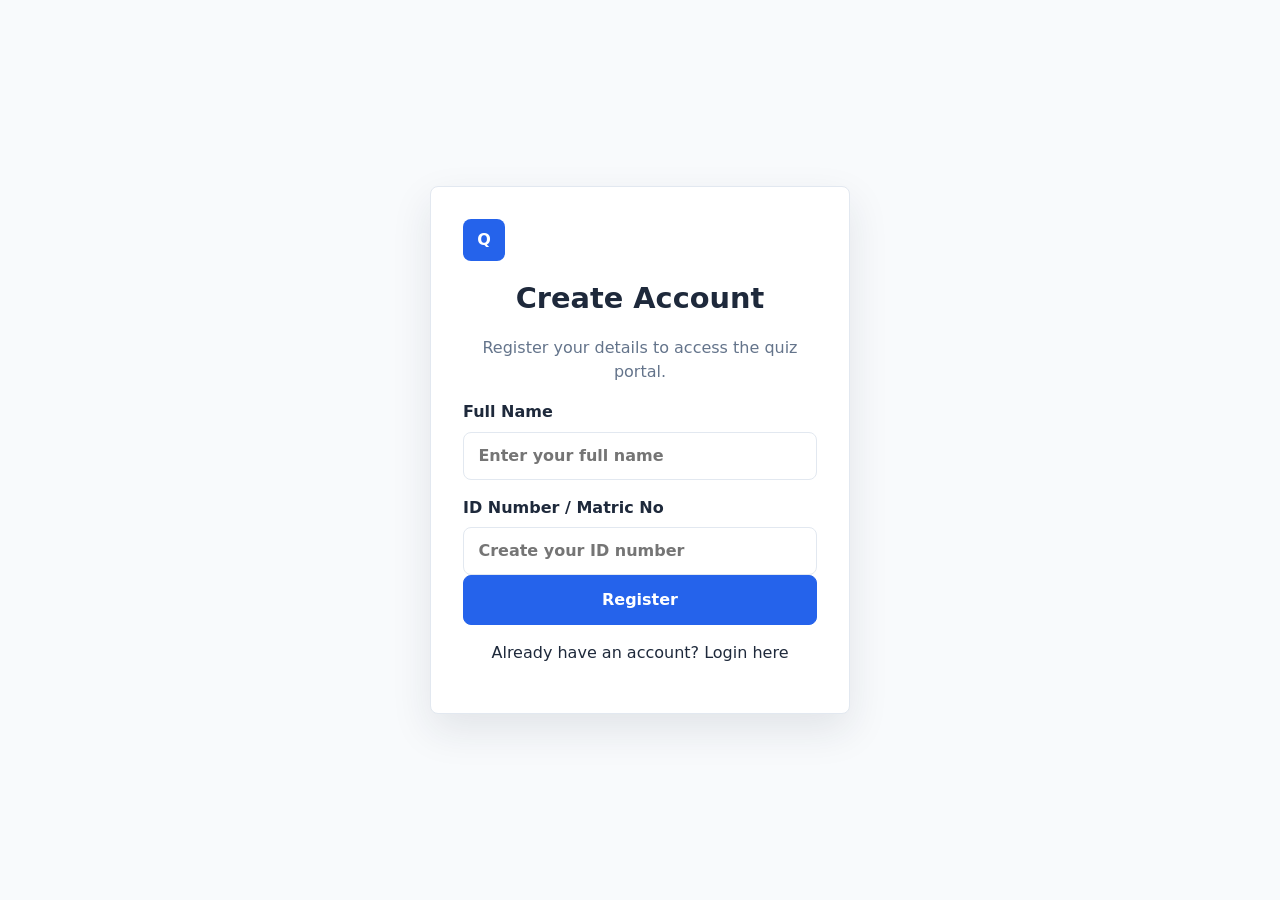
<file: index.html>
<!DOCTYPE html>
<html lang="en">
<head>
  <meta charset="UTF-8">
  <meta name="viewport" content="width=device-width, initial-scale=1.0">
  <title>QuizMaster Pro | Sign Up</title>
  <link rel="stylesheet" href="styles.css">
  <style>
/* =========================================================================
   --- PREMIUM GLASSMORPHISM MODAL DESIGN SYSTEMS ---
   ========================================================================= */
.custom-popup-overlay {
    position: fixed;
    top: 0;
    left: 0;
    width: 100vw;
    height: 100vh;
    background: rgba(15, 23, 42, 0.6); /* Modern deep slate backdrop */
    backdrop-filter: blur(8px); /* Blur behind the popup */
    -webkit-backdrop-filter: blur(8px);
    display: flex;
    justify-content: center;
    align-items: center;
    z-index: 999999; /* Force it to stay on top of everything */
    opacity: 0;
    transition: opacity 0.3s ease;
    pointer-events: none; /* Block clicks when hidden */
}

/* When the JavaScript adds the .active class, smoothly fade it in */
.custom-popup-overlay.active {
    opacity: 1;
    pointer-events: auto;
}

.custom-popup-box {
    background: rgba(255, 255, 255, 0.85); /* Clean light theme glass base to match your inputs */
    border: 1px solid rgba(255, 255, 255, 0.4);
    backdrop-filter: blur(16px);
    -webkit-backdrop-filter: blur(16px);
    box-shadow: 0 20px 40px rgba(0, 0, 0, 0.12), 0 0 0 1px rgba(0, 0, 0, 0.04);
    padding: 2.2rem 2rem;
    border-radius: 16px;
    max-width: 400px;
    width: 85%;
    text-align: center;
    
    /* Animation start point: Shrunk down and pushed slightly up */
    transform: scale(0.85) translateY(-20px);
    transition: transform 0.4s cubic-bezier(0.34, 1.56, 0.64, 1); /* Sharp bounciness */
}

/* When active, pop out with a crisp bounce transition */
.custom-popup-overlay.active .custom-popup-box {
    transform: scale(1) translateY(0);
}

.custom-popup-title {
    font-size: 1.35rem;
    font-weight: 700;
    color: #1e293b; /* Sleek dark text */
    margin-bottom: 0.6rem;
}

.custom-popup-msg {
    font-size: 0.95rem;
    color: #475569; /* Slate grey body */
    margin-bottom: 1.6rem;
    line-height: 1.5;
}

.custom-popup-btn {
    background: #2563eb; /* Clean blue accent to match your "Register" button */
    color: #ffffff;
    font-weight: 600;
    padding: 0.7rem 2rem;
    border: none;
    border-radius: 8px;
    cursor: pointer;
    font-size: 0.95rem;
    transition: all 0.2s ease;
    box-shadow: 0 4px 12px rgba(37, 99, 235, 0.2);
}

.custom-popup-btn:hover {
    background: #1d4ed8;
    transform: translateY(-1px);
    box-shadow: 0 6px 16px rgba(37, 99, 235, 0.35);
}

.custom-popup-btn:active {
    transform: translateY(0);
}
</style>
</head>
<body>
  <main class="login-page">
    <section class="card login-card">
      <div class="center">
        <span class="logo-mark">Q</span>
        <h2>Create Account</h2>
        <p>Register your details to access the quiz portal.</p>
      </div>

      <form id="signup-form">
        <label class="field">
          <span>Full Name</span>
          <input type="text" id="signup-name" placeholder="Enter your full name" required>
        </label>

        <label class="field">
          <span>ID Number / Matric No</span>
          <input type="text" id="signup-id" placeholder="Create your ID number" required>
        </label>

        <button type="submit" class="button primary full">Register</button>
        <p class="center" style="margin-top: 1rem;">
          Already have an account? <a href="login.html">Login here</a>
        </p>
      </form>
    </section>
  </main>
  <script src="index.js"></script>
</body>
</html>
</file>
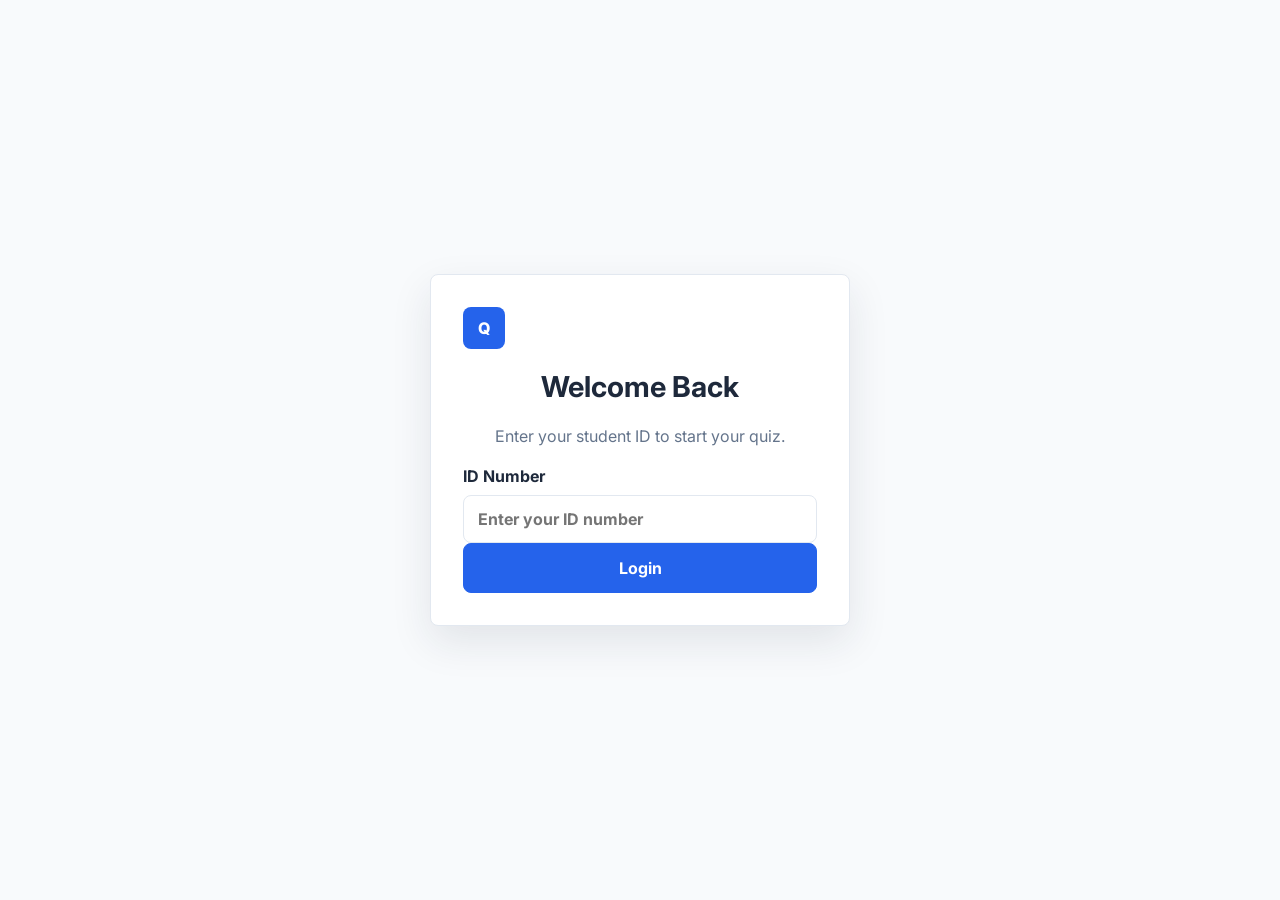
<file: index (1).html>
<!DOCTYPE html>
<html lang="en">
<head>
  <meta charset="UTF-8">
  <meta name="viewport" content="width=device-width, initial-scale=1.0">
  <title>QuizMaster Pro | Login</title>
  <link rel="preconnect" href="https://fonts.googleapis.com">
  <link rel="preconnect" href="https://fonts.gstatic.com" crossorigin>
  <link href="https://fonts.googleapis.com/css2?family=Inter:wght@400;500;600;700;800&display=swap" rel="stylesheet">
  <link rel="stylesheet" href="styles.css">
  <style>
/* =========================================================================
   --- PREMIUM GLASSMORPHISM MODAL DESIGN SYSTEMS ---
   ========================================================================= */
.custom-popup-overlay {
    position: fixed;
    top: 0;
    left: 0;
    width: 100vw;
    height: 100vh;
    background: rgba(15, 23, 42, 0.6); /* Modern deep slate backdrop */
    backdrop-filter: blur(8px); /* Blur behind the popup */
    -webkit-backdrop-filter: blur(8px);
    display: flex;
    justify-content: center;
    align-items: center;
    z-index: 999999; /* Force it to stay on top of everything */
    opacity: 0;
    transition: opacity 0.3s ease;
    pointer-events: none; /* Block clicks when hidden */
}

/* When the JavaScript adds the .active class, smoothly fade it in */
.custom-popup-overlay.active {
    opacity: 1;
    pointer-events: auto;
}

.custom-popup-box {
    background: rgba(255, 255, 255, 0.85); /* Clean light theme glass base to match your inputs */
    border: 1px solid rgba(255, 255, 255, 0.4);
    backdrop-filter: blur(16px);
    -webkit-backdrop-filter: blur(16px);
    box-shadow: 0 20px 40px rgba(0, 0, 0, 0.12), 0 0 0 1px rgba(0, 0, 0, 0.04);
    padding: 2.2rem 2rem;
    border-radius: 16px;
    max-width: 400px;
    width: 85%;
    text-align: center;
    
    /* Animation start point: Shrunk down and pushed slightly up */
    transform: scale(0.85) translateY(-20px);
    transition: transform 0.4s cubic-bezier(0.34, 1.56, 0.64, 1); /* Sharp bounciness */
}

/* When active, pop out with a crisp bounce transition */
.custom-popup-overlay.active .custom-popup-box {
    transform: scale(1) translateY(0);
}

.custom-popup-title {
    font-size: 1.35rem;
    font-weight: 700;
    color: #1e293b; /* Sleek dark text */
    margin-bottom: 0.6rem;
}

.custom-popup-msg {
    font-size: 0.95rem;
    color: #475569; /* Slate grey body */
    margin-bottom: 1.6rem;
    line-height: 1.5;
}

.custom-popup-btn {
    background: #2563eb; /* Clean blue accent to match your "Register" button */
    color: #ffffff;
    font-weight: 600;
    padding: 0.7rem 2rem;
    border: none;
    border-radius: 8px;
    cursor: pointer;
    font-size: 0.95rem;
    transition: all 0.2s ease;
    box-shadow: 0 4px 12px rgba(37, 99, 235, 0.2);
}

.custom-popup-btn:hover {
    background: #1d4ed8;
    transform: translateY(-1px);
    box-shadow: 0 6px 16px rgba(37, 99, 235, 0.35);
}

.custom-popup-btn:active {
    transform: translateY(0);
}
</style>
</head>
<body>
  <main class="login-page">
    <section class="card login-card" aria-labelledby="login-title">
      <div class="center">
        <span class="logo-mark">Q</span>
        <h2 id="login-title">Welcome Back</h2>
        <p>Enter your student ID to start your quiz.</p>
      </div>

      <form id="login-form">
  <label class="field">
    <span>ID Number</span>
    <input type="text" id="student-id" placeholder="Enter your ID number" required>
  </label>

  <button type="submit" class="button primary full">Login</button>
</form>
    </section>
  </main>
  <script src="index.js"></script>
</body>
</html>
</file>
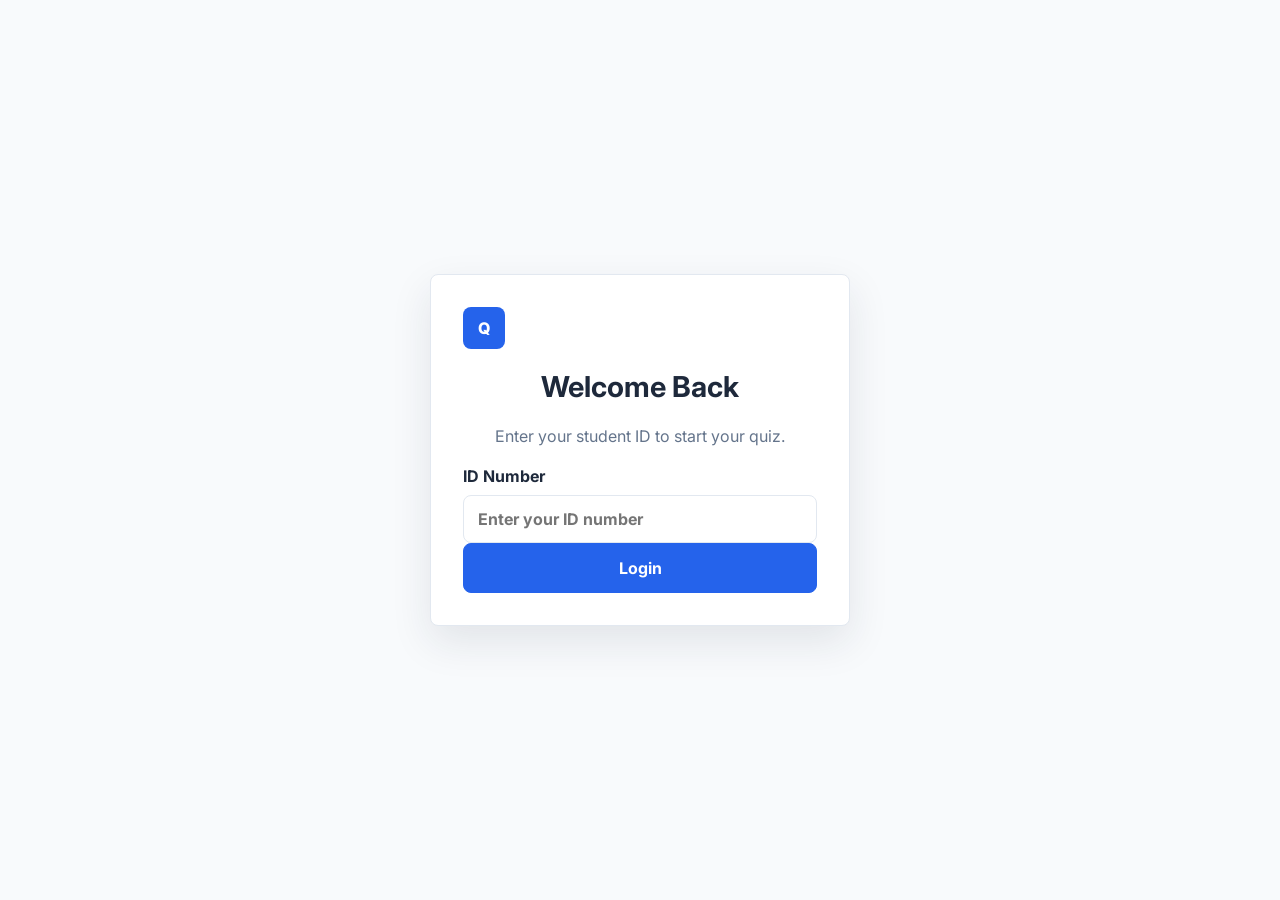
<file: login.html>
<!DOCTYPE html>
<html lang="en">
<head>
  <meta charset="UTF-8">
  <meta name="viewport" content="width=device-width, initial-scale=1.0">
  <title>QuizMaster Pro | Login</title>
  <link rel="preconnect" href="https://fonts.googleapis.com">
  <link rel="preconnect" href="https://fonts.gstatic.com" crossorigin>
  <link href="https://fonts.googleapis.com/css2?family=Inter:wght@400;500;600;700;800&display=swap" rel="stylesheet">
  <link rel="stylesheet" href="styles.css">
  <style>
/* =========================================================================
   --- PREMIUM GLASSMORPHISM MODAL DESIGN SYSTEMS ---
   ========================================================================= */
.custom-popup-overlay {
    position: fixed;
    top: 0;
    left: 0;
    width: 100vw;
    height: 100vh;
    background: rgba(15, 23, 42, 0.6); /* Modern deep slate backdrop */
    backdrop-filter: blur(8px); /* Blur behind the popup */
    -webkit-backdrop-filter: blur(8px);
    display: flex;
    justify-content: center;
    align-items: center;
    z-index: 999999; /* Force it to stay on top of everything */
    opacity: 0;
    transition: opacity 0.3s ease;
    pointer-events: none; /* Block clicks when hidden */
}

/* When the JavaScript adds the .active class, smoothly fade it in */
.custom-popup-overlay.active {
    opacity: 1;
    pointer-events: auto;
}

.custom-popup-box {
    background: rgba(255, 255, 255, 0.85); /* Clean light theme glass base to match your inputs */
    border: 1px solid rgba(255, 255, 255, 0.4);
    backdrop-filter: blur(16px);
    -webkit-backdrop-filter: blur(16px);
    box-shadow: 0 20px 40px rgba(0, 0, 0, 0.12), 0 0 0 1px rgba(0, 0, 0, 0.04);
    padding: 2.2rem 2rem;
    border-radius: 16px;
    max-width: 400px;
    width: 85%;
    text-align: center;
    
    /* Animation start point: Shrunk down and pushed slightly up */
    transform: scale(0.85) translateY(-20px);
    transition: transform 0.4s cubic-bezier(0.34, 1.56, 0.64, 1); /* Sharp bounciness */
}

/* When active, pop out with a crisp bounce transition */
.custom-popup-overlay.active .custom-popup-box {
    transform: scale(1) translateY(0);
}

.custom-popup-title {
    font-size: 1.35rem;
    font-weight: 700;
    color: #1e293b; /* Sleek dark text */
    margin-bottom: 0.6rem;
}

.custom-popup-msg {
    font-size: 0.95rem;
    color: #475569; /* Slate grey body */
    margin-bottom: 1.6rem;
    line-height: 1.5;
}

.custom-popup-btn {
    background: #2563eb; /* Clean blue accent to match your "Register" button */
    color: #ffffff;
    font-weight: 600;
    padding: 0.7rem 2rem;
    border: none;
    border-radius: 8px;
    cursor: pointer;
    font-size: 0.95rem;
    transition: all 0.2s ease;
    box-shadow: 0 4px 12px rgba(37, 99, 235, 0.2);
}

.custom-popup-btn:hover {
    background: #1d4ed8;
    transform: translateY(-1px);
    box-shadow: 0 6px 16px rgba(37, 99, 235, 0.35);
}

.custom-popup-btn:active {
    transform: translateY(0);
}
</style>
</head>
<body>
  <main class="login-page">
    <section class="card login-card" aria-labelledby="login-title">
      <div class="center">
        <span class="logo-mark">Q</span>
        <h2 id="login-title">Welcome Back</h2>
        <p>Enter your student ID to start your quiz.</p>
      </div>

      <form id="login-form">
  <label class="field">
    <span>ID Number</span>
    <input type="text" id="student-id" placeholder="Enter your ID number" required>
  </label>

  <button type="submit" class="button primary full">Login</button>
</form>
    </section>
  </main>
  <script src="login.js"></script>
</body>
</html>
</file>
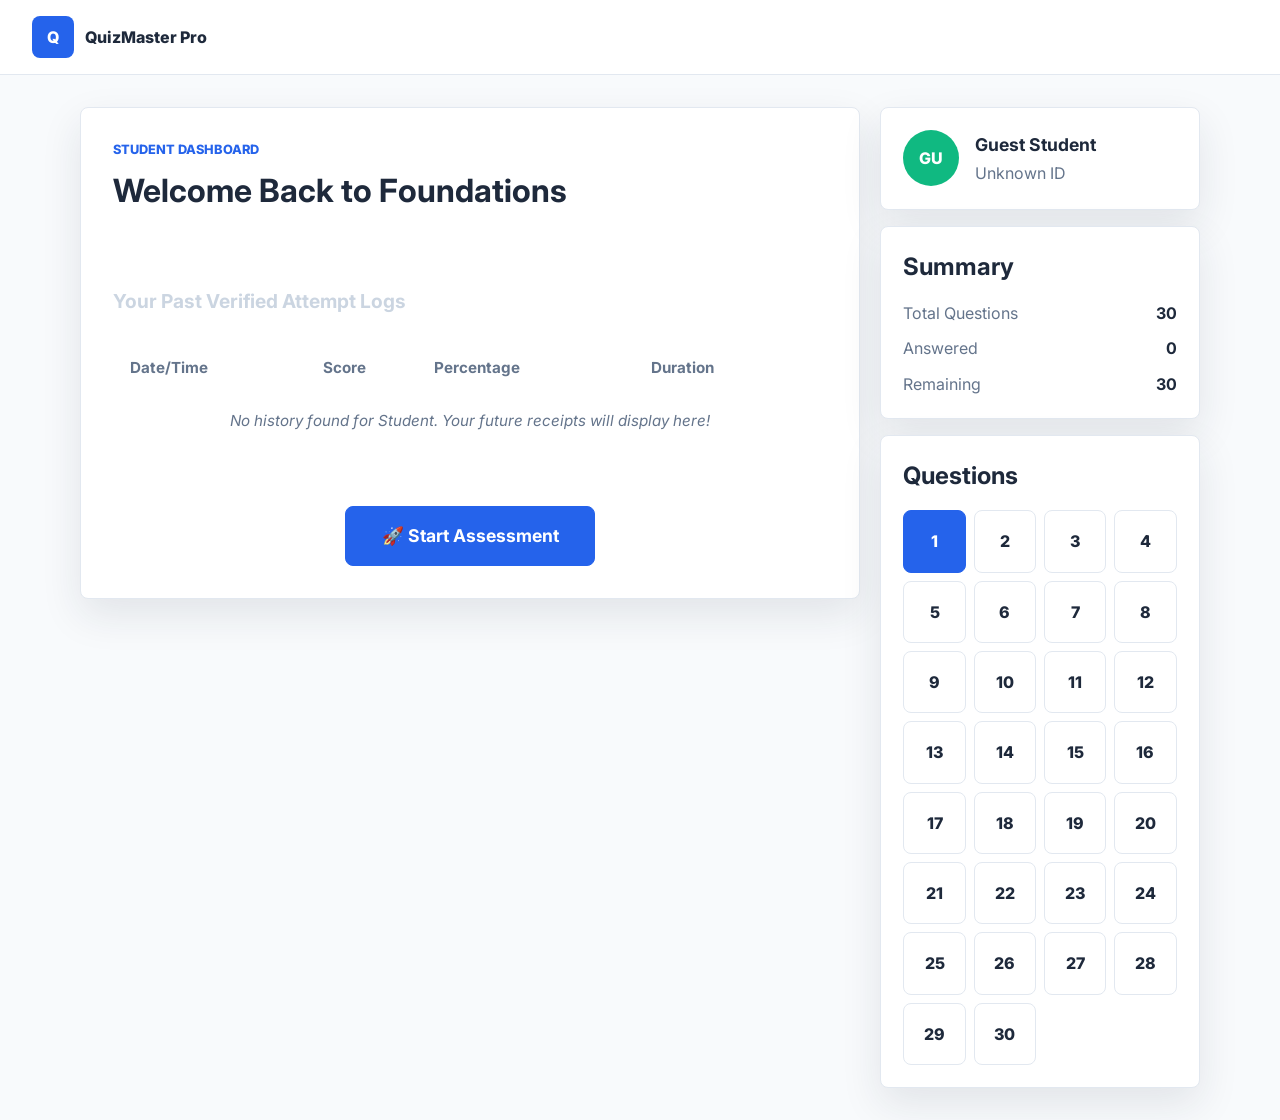
<file: quiz.html>
<!DOCTYPE html>
<html lang="en">
<head>
  <meta charset="UTF-8">
  <meta name="viewport" content="width=device-width, initial-scale=1.0">
  <title>QuizMaster Pro | Quiz</title>
  <link rel="preconnect" href="https://fonts.googleapis.com">
  <link rel="preconnect" href="https://fonts.gstatic.com" crossorigin>
  <link href="https://fonts.googleapis.com/css2?family=Inter:wght@400;500;600;700;800&display=swap" rel="stylesheet">
  <link rel="stylesheet" href="styles.css">
  <style>
/* =========================================================================
   --- PREMIUM GLASSMORPHISM MODAL DESIGN SYSTEMS ---
   ========================================================================= */
.custom-popup-overlay {
    position: fixed;
    top: 0;
    left: 0;
    width: 100vw;
    height: 100vh;
    background: rgba(15, 23, 42, 0.6); /* Modern deep slate backdrop */
    backdrop-filter: blur(8px); /* Blur behind the popup */
    -webkit-backdrop-filter: blur(8px);
    display: flex;
    justify-content: center;
    align-items: center;
    z-index: 999999; /* Force it to stay on top of everything */
    opacity: 0;
    transition: opacity 0.3s ease;
    pointer-events: none; /* Block clicks when hidden */
}

/* When the JavaScript adds the .active class, smoothly fade it in */
.custom-popup-overlay.active {
    opacity: 1;
    pointer-events: auto;
}

.custom-popup-box {
    background: rgba(255, 255, 255, 0.85); /* Clean light theme glass base to match your inputs */
    border: 1px solid rgba(255, 255, 255, 0.4);
    backdrop-filter: blur(16px);
    -webkit-backdrop-filter: blur(16px);
    box-shadow: 0 20px 40px rgba(0, 0, 0, 0.12), 0 0 0 1px rgba(0, 0, 0, 0.04);
    padding: 2.2rem 2rem;
    border-radius: 16px;
    max-width: 400px;
    width: 85%;
    text-align: center;
    
    /* Animation start point: Shrunk down and pushed slightly up */
    transform: scale(0.85) translateY(-20px);
    transition: transform 0.4s cubic-bezier(0.34, 1.56, 0.64, 1); /* Sharp bounciness */
}

/* When active, pop out with a crisp bounce transition */
.custom-popup-overlay.active .custom-popup-box {
    transform: scale(1) translateY(0);
}

.custom-popup-title {
    font-size: 1.35rem;
    font-weight: 700;
    color: #1e293b; /* Sleek dark text */
    margin-bottom: 0.6rem;
}

.custom-popup-msg {
    font-size: 0.95rem;
    color: #475569; /* Slate grey body */
    margin-bottom: 1.6rem;
    line-height: 1.5;
}

.custom-popup-btn {
    background: #2563eb; /* Clean blue accent to match your "Register" button */
    color: #ffffff;
    font-weight: 600;
    padding: 0.7rem 2rem;
    border: none;
    border-radius: 8px;
    cursor: pointer;
    font-size: 0.95rem;
    transition: all 0.2s ease;
    box-shadow: 0 4px 12px rgba(37, 99, 235, 0.2);
}

.custom-popup-btn:hover {
    background: #1d4ed8;
    transform: translateY(-1px);
    box-shadow: 0 6px 16px rgba(37, 99, 235, 0.35);
}

.custom-popup-btn:active {
    transform: translateY(0);
}
</style>
</head>
<body>
  <header class="topbar">
     <a class="logo" href="#"> 
      <span>Q</span>
      QuizMaster Pro
    </a>
    <div class="timer" id="quiz-timer-display" style="display: none;">Time: 30:00</div>
  </header>

  <main class="page quiz-layout">
    
    <div class="main-content-wrapper" style="width: 100%;">
      
      <section class="card" id="quiz-start-screen" style="display: flex; flex-direction: column; gap: 1.5rem; padding: 2rem; margin-bottom: 2rem;">
        <div class="quiz-head">
          <div>
            <p class="tag">Student Dashboard</p>
            <h1 style="font-size: 2rem; margin-top: 0.5rem;">Welcome Back to Foundations</h1>
          </div>
        </div>
        
        <div style="margin-top: 1rem;">
          <h2 style="font-size: 1.2rem; margin-bottom: 0.75rem; color: #cbd5e1;">Your Past Verified Attempt Logs</h2>
          <div style="overflow-x: auto; background: rgba(255,255,255,0.02); padding: 1rem; border-radius: 8px; border: 1px solid rgba(255,255,255,0.05);">
            <table style="width: 100%; border-collapse: collapse; text-align: left; font-size: 0.95rem;">
              <thead>
                <tr style="border-bottom: 2px solid rgba(255, 255, 255, 0.1); color: #64748b;">
                  <th style="padding: 0.75rem 0;">Date/Time</th>
                  <th>Score</th>
                  <th>Percentage</th>
                  <th>Duration</th>
                </tr>
              </thead>
              <tbody id="quiz-page-history-body">
                </tbody>
            </table>
          </div>
        </div>

        <button class="button primary" id="real-start-btn" style="padding: 1rem 2rem; font-size: 1.1rem; font-weight: 700; align-self: center; margin-top: 1rem; width: 100%; max-width: 250px;">
          🚀 Start Assessment
        </button>
      </section>

      <section class="card question-card" id="quiz-active-screen" style="display: none;">
        <div class="quiz-head">
          <div>
            <p class="tag">Software Engineering</p>
            <h1>Web Development/Cybersecurity Foundations</h1>
          </div>
          <strong id="question-tracker">Question 1 of 30</strong>
        </div>

        <div class="progress">
          <span id="quiz-progress-bar"></span>
        </div>

        <h2 id="question-text">Question text will load here...</h2>

        <fieldset class="answers" id="options-container">
          <legend class="sr-only">Answer options</legend>
        </fieldset>

        <div class="actions">
          <button class="button" id="prev-btn">Previous</button>
          <button class="button primary" id="next-btn">Next</button>
          <button class="button danger" id="submit-btn" style="display: none;">Submit Assessment</button>
        </div>
      </section>
    </div>

    <aside class="sidebar">
      <section class="card">
        <div class="student">
          <div class="avatar" id="student-avatar">ST</div>
          <div>
            <h2 id="student-name">Student Name</h2>
            <p id="student-id-display">Student ID</p>
          </div>
        </div>
      </section>

      <section class="card">
        <h2>Summary</h2>
        <ul class="summary">
          <li><span>Total Questions</span><strong id="summary-total-count">30</strong></li>
          <li><span>Answered</span><strong id="summary-answered-count">-</strong></li>
          <li><span>Remaining</span><strong id="summary-remaining-count">-</strong></li>
        </ul>
      </section>

      <section class="card">
        <h2>Questions</h2>
        <div class="numbers" id="question-matrix-grid">
          </div>
      </section>
    </aside>
  </main>

  <script src="quiz.js"></script>
</body>
</html>
</file>
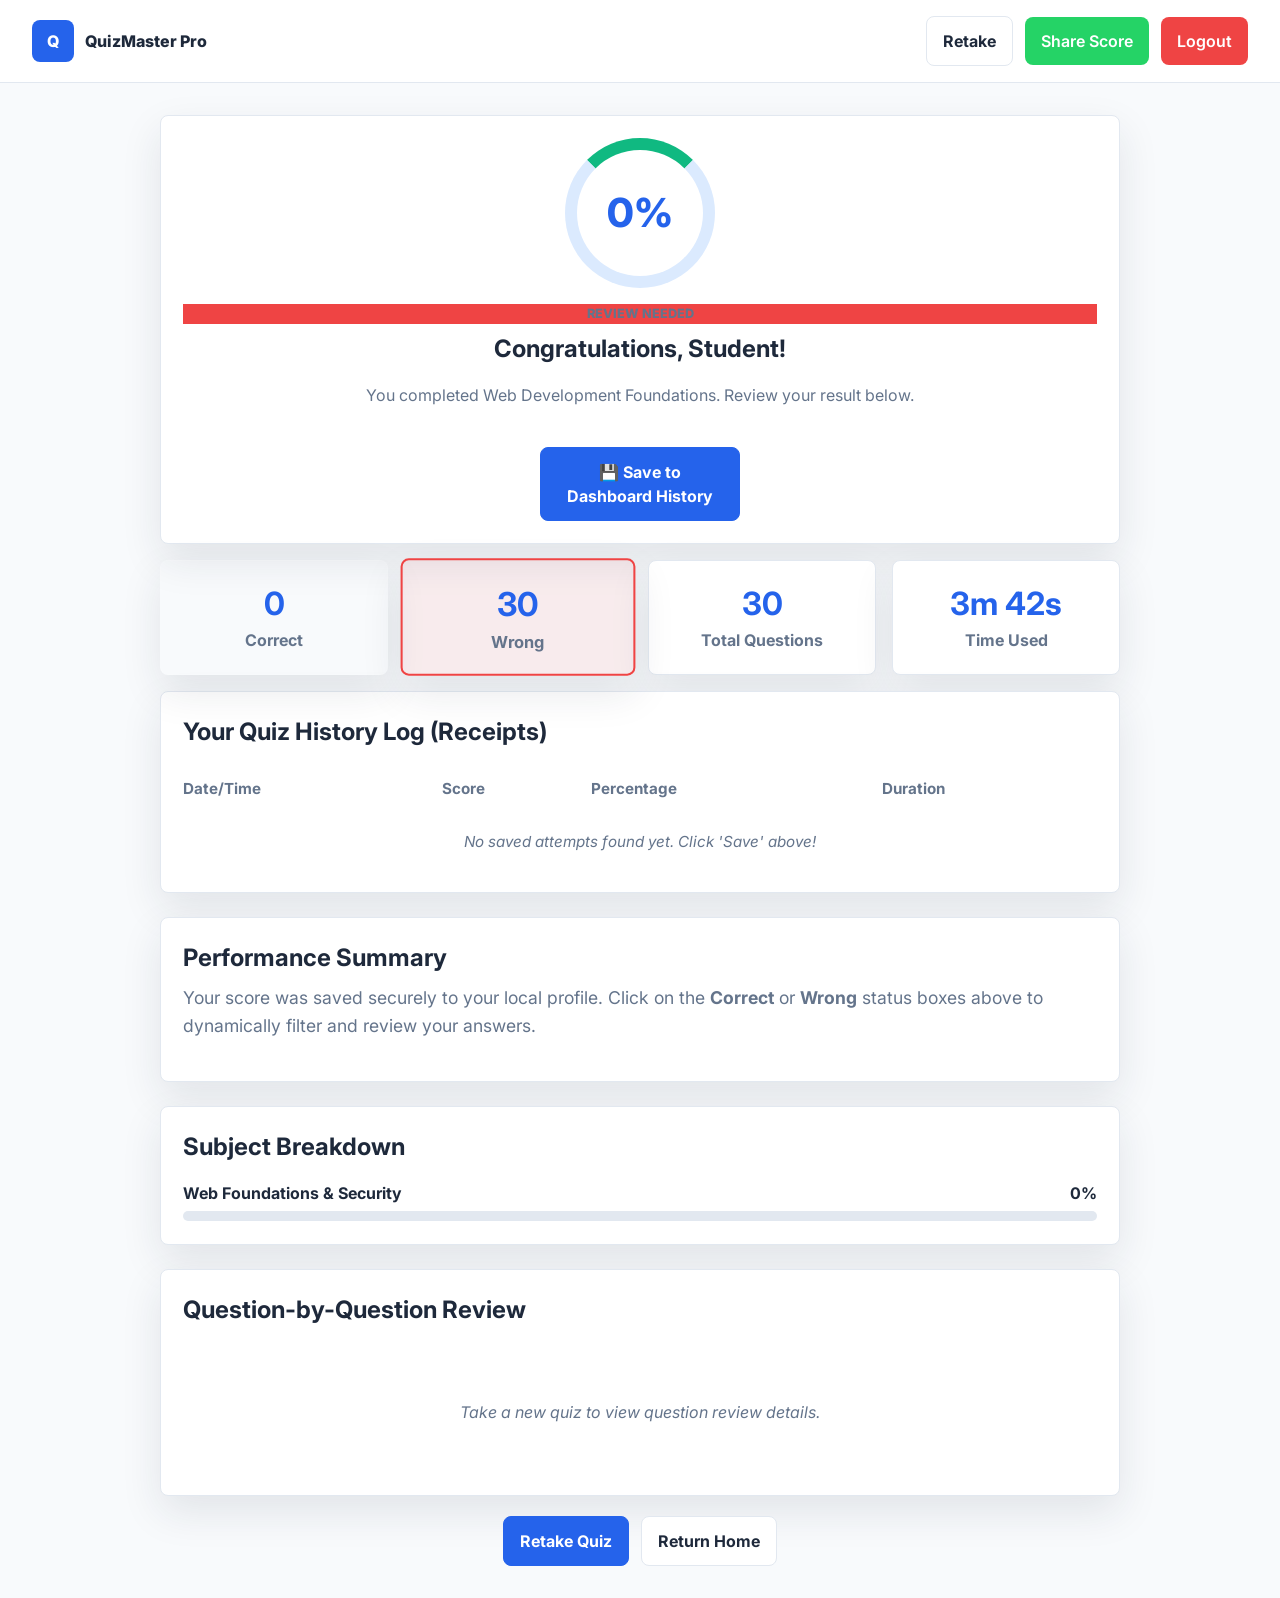
<file: result.html>
<!DOCTYPE html>
<html lang="en">
<head>
  <meta charset="UTF-8">
  <meta name="viewport" content="width=device-width, initial-scale=1.0">
  <title>QuizMaster Pro | Result</title>
  <link rel="preconnect" href="https://fonts.googleapis.com">
  <link rel="preconnect" href="https://fonts.gstatic.com" crossorigin>
  <link href="https://fonts.googleapis.com/css2?family=Inter:wght@400;500;600;700;800&display=swap" rel="stylesheet">
  <link rel="stylesheet" href="styles.css">
  <style>
/* =========================================================================
   --- PREMIUM GLASSMORPHISM MODAL DESIGN SYSTEMS ---
   ========================================================================= */
.custom-popup-overlay {
    position: fixed;
    top: 0;
    left: 0;
    width: 100vw;
    height: 100vh;
    background: rgba(15, 23, 42, 0.6); /* Modern deep slate backdrop */
    backdrop-filter: blur(8px); /* Blur behind the popup */
    -webkit-backdrop-filter: blur(8px);
    display: flex;
    justify-content: center;
    align-items: center;
    z-index: 999999; /* Force it to stay on top of everything */
    opacity: 0;
    transition: opacity 0.3s ease;
    pointer-events: none; /* Block clicks when hidden */
}

/* When the JavaScript adds the .active class, smoothly fade it in */
.custom-popup-overlay.active {
    opacity: 1;
    pointer-events: auto;
}

.custom-popup-box {
    background: rgba(255, 255, 255, 0.85); /* Clean light theme glass base to match your inputs */
    border: 1px solid rgba(255, 255, 255, 0.4);
    backdrop-filter: blur(16px);
    -webkit-backdrop-filter: blur(16px);
    box-shadow: 0 20px 40px rgba(0, 0, 0, 0.12), 0 0 0 1px rgba(0, 0, 0, 0.04);
    padding: 2.2rem 2rem;
    border-radius: 16px;
    max-width: 400px;
    width: 85%;
    text-align: center;
    
    /* Animation start point: Shrunk down and pushed slightly up */
    transform: scale(0.85) translateY(-20px);
    transition: transform 0.4s cubic-bezier(0.34, 1.56, 0.64, 1); /* Sharp bounciness */
}

/* When active, pop out with a crisp bounce transition */
.custom-popup-overlay.active .custom-popup-box {
    transform: scale(1) translateY(0);
}

.custom-popup-title {
    font-size: 1.35rem;
    font-weight: 700;
    color: #1e293b; /* Sleek dark text */
    margin-bottom: 0.6rem;
}

.custom-popup-msg {
    font-size: 0.95rem;
    color: #475569; /* Slate grey body */
    margin-bottom: 1.6rem;
    line-height: 1.5;
}

.custom-popup-btn {
    background: #2563eb; /* Clean blue accent to match your "Register" button */
    color: #ffffff;
    font-weight: 600;
    padding: 0.7rem 2rem;
    border: none;
    border-radius: 8px;
    cursor: pointer;
    font-size: 0.95rem;
    transition: all 0.2s ease;
    box-shadow: 0 4px 12px rgba(37, 99, 235, 0.2);
}

.custom-popup-btn:hover {
    background: #1d4ed8;
    transform: translateY(-1px);
    box-shadow: 0 6px 16px rgba(37, 99, 235, 0.35);
}

.custom-popup-btn:active {
    transform: translateY(0);
}
</style>
</head>
<body>
  <header class="topbar">
    <a class="logo" href="index.html">
      <span>Q</span>
      QuizMaster Pro
    </a>
    <div style="display: flex; gap: 0.75rem; align-items: center;">
      <a class="button" href="quiz.html">Retake</a>
      
      <button class="button" id="share-whatsapp-btn" style="background-color: #25D366; color: white; border: none; cursor: pointer; font-weight: 600;">
        Share Score
      </button>

      <button class="button" id="logout-nav-btn" style="background-color: #ef4444; color: white; border: none; cursor: pointer; font-weight: 600;">
        Logout
      </button>
    </div>
  </header>

  <main class="page result-page">
    <section class="card result-hero">
      <div class="score" id="final-percentage">0%</div>
      <p class="tag" id="pass-fail-tag">Quiz Completed</p>
      <h1 id="greeting-name">Congratulations!</h1>
      <p>You completed Web Development Foundations. Review your result below.</p>
      
      <button class="button primary" id="save-history-btn" style="margin-top: 1.5rem; max-width: 200px; align-self: center;">
        💾 Save to Dashboard History
      </button>
    </section>

    <section class="result-stats">
      <article class="card stat" id="correct-card">
        <strong id="correct-count">0</strong>
        <span>Correct</span>
      </article>
      
      <article class="card stat" id="wrong-card">
        <strong id="wrong-count">0</strong>
        <span>Wrong</span>
      </article>
      
      <article class="card stat">
        <strong id="total-stat-count">0</strong>
        <span>Total Questions</span>
      </article>
      
      <article class="card stat">
        <strong id="time-used-count">--</strong>
        <span>Time Used</span>
      </article>
    </section>

    <section class="result-grid" style="display: grid; grid-template-columns: 1fr; gap: 1.5rem;">
      
      <article class="card">
        <h2>Your Quiz History Log (Receipts)</h2>
        <div style="overflow-x: auto; margin-top: 1rem;">
          <table style="width: 100%; border-collapse: collapse; text-align: left; font-size: 0.95rem;">
            <thead>
              <tr style="border-bottom: 2px solid rgba(255, 255, 255, 0.1); color: #64748b;">
                <th style="padding: 0.75rem 0;">Date/Time</th>
                <th>Score</th>
                <th>Percentage</th>
                <th>Duration</th>
              </tr>
            </thead>
            <tbody id="history-log-table-body">
              </tbody>
          </table>
        </div>
      </article>

      <article class="card">
        <h2>Performance Summary</h2>
        <p style="margin-top: 0.5rem; font-size: 1.1rem; line-height: 1.6; color: #64748b;">
          Your score was saved securely to your local profile. Click on the <strong>Correct</strong> or <strong>Wrong</strong> status boxes above to dynamically filter and review your answers.
        </p>
      </article>

      <article class="card">
        <h2>Subject Breakdown</h2>
        <div class="breakdown">
          <div>
            <p>Web Foundations & Security <strong id="breakdown-percent">0%</strong></p>
            <span><i id="breakdown-bar" style="width: 0%"></i></span>
          </div>
        </div>
      </article>

      <article class="card">
        <h2>Question-by-Question Review</h2>
        <div id="detailed-review-container" style="margin-top: 1.5rem; display: flex; flex-direction: column; gap: 1.5rem;">
          </div>
      </article>
    </section>

    <section class="actions centered-actions">
      <a class="button primary" href="quiz.html">Retake Quiz</a>
      <a class="button" href="login.html">Return Home</a>
    </section>
  </main>

  <script src="result.js"></script>
</body>
</html>
</file>
<file: styles.css>
:root {
  --primary: #2563eb;
  --secondary: #1e40af;
  --accent: #10b981;
  --background: #f8fafc;
  --text: #1e293b;
  --muted: #64748b;
  --light: #e2e8f0;
  --danger: #ef4444;
  --white: #ffffff;
  --shadow: 0 16px 40px rgba(30, 41, 59, 0.10);
  --radius: 8px;
  --font: "Inter", system-ui, -apple-system, BlinkMacSystemFont, "Segoe UI", sans-serif;
}

* {
  box-sizing: border-box;
}

body {
  margin: 0;
  min-height: 100vh;
  background: var(--background);
  color: var(--text);
  font-family: var(--font);
  line-height: 1.5;
}

a {
  color: inherit;
  text-decoration: none;
}

button,
input {
  font: inherit;
}

:focus-visible {
  outline: 3px solid rgba(37, 99, 235, 0.25);
  outline-offset: 3px;
}

.sr-only {
  position: absolute;
  width: 1px;
  height: 1px;
  overflow: hidden;
  clip: rect(0, 0, 0, 0);
  white-space: nowrap;
}

.card {
  border: 1px solid var(--light);
  border-radius: var(--radius);
  background: var(--white);
  box-shadow: var(--shadow);
}

.logo {
  display: inline-flex;
  align-items: center;
  gap: 0.7rem;
  font-weight: 800;
}

.logo span,
.logo-mark {
  display: grid;
  place-items: center;
  width: 42px;
  height: 42px;
  border-radius: var(--radius);
  background: var(--primary);
  color: var(--white);
  font-weight: 800;
}

.button {
  display: inline-flex;
  align-items: center;
  justify-content: center;
  min-height: 44px;
  padding: 0.75rem 1rem;
  border: 1px solid var(--light);
  border-radius: var(--radius);
  background: var(--white);
  color: var(--text);
  cursor: pointer;
  font-weight: 700;
  transition: 180ms ease;
}

.button:hover {
  transform: translateY(-2px);
  border-color: var(--primary);
}

.button.primary {
  border-color: var(--primary);
  background: var(--primary);
  color: var(--white);
}

.button.danger {
  border-color: var(--danger);
  background: var(--danger);
  color: var(--white);
}

.button.full {
  width: 100%;
}

.tag {
  margin: 0 0 0.45rem;
  color: var(--primary);
  font-size: 0.8rem;
  font-weight: 800;
  text-transform: uppercase;
}

/* Login */
.login-page {
  display: grid;
  width: min(100% - 2rem, 420px);
  min-height: 100vh;
  margin: 0 auto;
  padding: 2rem 0;
  align-items: center;
}

.login-card {
  padding: 2rem;
}

.center {
  text-align: center;
}

.center h2 {
  margin: 1rem 0 0.25rem;
  font-size: 1.8rem;
}

.center p,
.student p,
.summary,
.result-hero p {
  color: var(--muted);
}

.field {
  display: grid;
  gap: 0.45rem;
  margin-top: 1rem;
  font-weight: 700;
}

.field input {
  width: 100%;
  height: 48px;
  border: 1px solid var(--light);
  border-radius: var(--radius);
  padding: 0 0.9rem;
}

.field input:focus {
  border-color: var(--primary);
  outline: 0;
}

/* Shared pages */
.topbar {
  display: flex;
  align-items: center;
  justify-content: space-between;
  gap: 1rem;
  padding: 1rem clamp(1rem, 4vw, 2rem);
  border-bottom: 1px solid var(--light);
  background: var(--white);
}

.timer {
  padding: 0.65rem 0.9rem;
  border-radius: var(--radius);
  background: #fee2e2;
  color: var(--danger);
  font-weight: 800;
}

.page {
  width: min(100% - 2rem, 1120px);
  margin: 0 auto;
  padding: 2rem 0;
}

.quiz-layout {
  display: grid;
  grid-template-columns: 1fr 320px;
  gap: 1.25rem;
}

.question-card,
.sidebar .card,
.result-hero,
.result-grid .card {
  padding: 1.4rem;
}

.quiz-head {
  display: flex;
  align-items: flex-start;
  justify-content: space-between;
  gap: 1rem;
  margin-bottom: 1rem;
}

.quiz-head h1,
.result-hero h1,
.sidebar h2,
.result-grid h2 {
  margin: 0;
}

.quiz-head strong {
  color: var(--muted);
  white-space: nowrap;
}

.progress,
.breakdown span {
  display: block;
  height: 10px;
  overflow: hidden;
  border-radius: 999px;
  background: var(--light);
}

.progress span {
  display: block;
  width: 33%;
  height: 100%;
  background: var(--accent);
}

.question-card h2 {
  margin: 1.5rem 0;
  font-size: clamp(1.35rem, 4vw, 2rem);
}

.answers {
  display: grid;
  gap: 0.8rem;
  margin: 0;
  padding: 0;
  border: 0;
}

.answers label {
  display: flex;
  align-items: center;
  gap: 0.8rem;
  min-height: 58px;
  padding: 0.8rem;
  border: 1px solid var(--light);
  border-radius: var(--radius);
  cursor: pointer;
  font-weight: 700;
}

.answers label:hover,
.answers label:has(input:checked) {
  border-color: var(--primary);
  background: #eff6ff;
}

.answers input {
  position: absolute;
  opacity: 0;
}

.answers label span {
  display: grid;
  place-items: center;
  width: 34px;
  height: 34px;
  border-radius: 50%;
  background: var(--light);
  color: var(--muted);
  font-weight: 800;
}

.answers label:has(input:checked) span {
  background: var(--primary);
  color: var(--white);
}

.actions {
  display: flex;
  flex-wrap: wrap;
  justify-content: flex-end;
  gap: 0.75rem;
  margin-top: 1.25rem;
}

.sidebar {
  display: grid;
  gap: 1rem;
  align-content: start;
}

.student {
  display: flex;
  align-items: center;
  gap: 1rem;
}

.avatar {
  display: grid;
  place-items: center;
  width: 56px;
  height: 56px;
  border-radius: 50%;
  background: var(--accent);
  color: var(--white);
  font-weight: 800;
}

.student h2 {
  margin: 0;
  font-size: 1.1rem;
}

.student p {
  margin: 0.2rem 0 0;
}

.summary {
  display: grid;
  gap: 0.7rem;
  padding: 0;
  margin: 1rem 0 0;
  list-style: none;
}

.summary li {
  display: flex;
  justify-content: space-between;
  gap: 1rem;
}

.summary strong {
  color: var(--text);
}

.numbers {
  display: grid;
  grid-template-columns: repeat(4, 1fr);
  gap: 0.5rem;
  margin-top: 1rem;
}

.numbers a {
  display: grid;
  place-items: center;
  aspect-ratio: 1;
  border: 1px solid var(--light);
  border-radius: var(--radius);
  font-weight: 800;
}

.numbers .done {
  border-color: var(--accent);
  background: #d1fae5;
  color: #047857;
}

.numbers .active {
  border-color: var(--primary);
  background: var(--primary);
  color: var(--white);
}

/* Result */
.result-page {
  max-width: 960px;
}

.result-hero {
  text-align: center;
}

.score {
  display: grid;
  place-items: center;
  width: 150px;
  height: 150px;
  margin: 0 auto 1rem;
  border: 12px solid #dbeafe;
  border-top-color: var(--accent);
  border-radius: 50%;
  color: var(--primary);
  font-size: 2.5rem;
  font-weight: 800;
}

.result-stats {
  display: grid;
  grid-template-columns: repeat(4, 1fr);
  gap: 1rem;
  margin: 1rem 0;
}

.stat {
  padding: 1.2rem;
  text-align: center;
}

.stat strong {
  display: block;
  color: var(--primary);
  font-size: 2rem;
}

.stat span {
  color: var(--muted);
  font-weight: 700;
}

.result-grid {
  display: grid;
  grid-template-columns: 1fr 1fr;
  gap: 1rem;
}

.chart {
  display: flex;
  align-items: end;
  gap: 0.7rem;
  height: 220px;
  margin-top: 1rem;
  padding: 1rem;
  border-radius: var(--radius);
  background: #f1f5f9;
}

.chart span {
  flex: 1;
  border-radius: var(--radius) var(--radius) 0 0;
  background: var(--primary);
}

.breakdown {
  display: grid;
  gap: 1rem;
  margin-top: 1rem;
}

.breakdown p {
  display: flex;
  justify-content: space-between;
  margin: 0 0 0.4rem;
  font-weight: 700;
}

.breakdown i {
  display: block;
  height: 100%;
  border-radius: inherit;
  background: var(--accent);
}

.centered-actions {
  justify-content: center;
}

@media (max-width: 900px) {
  .quiz-layout,
  .result-grid {
    grid-template-columns: 1fr;
  }

  .result-stats {
    grid-template-columns: repeat(2, 1fr);
  }
}

@media (max-width: 560px) {
  .topbar,
  .quiz-head {
    align-items: stretch;
    flex-direction: column;
  }

  .topbar {
    display: flex;
  }

  .login-page,
  .page {
    width: min(100% - 1rem, 1120px);
  }

  .login-card,
  .question-card,
  .sidebar .card,
  .result-hero,
  .result-grid .card {
    padding: 1rem;
  }

  .actions .button,
  .centered-actions .button,
  .topbar .button {
    width: 100%;
  }

  .result-stats {
    grid-template-columns: 1fr;
  }
}
</file>
